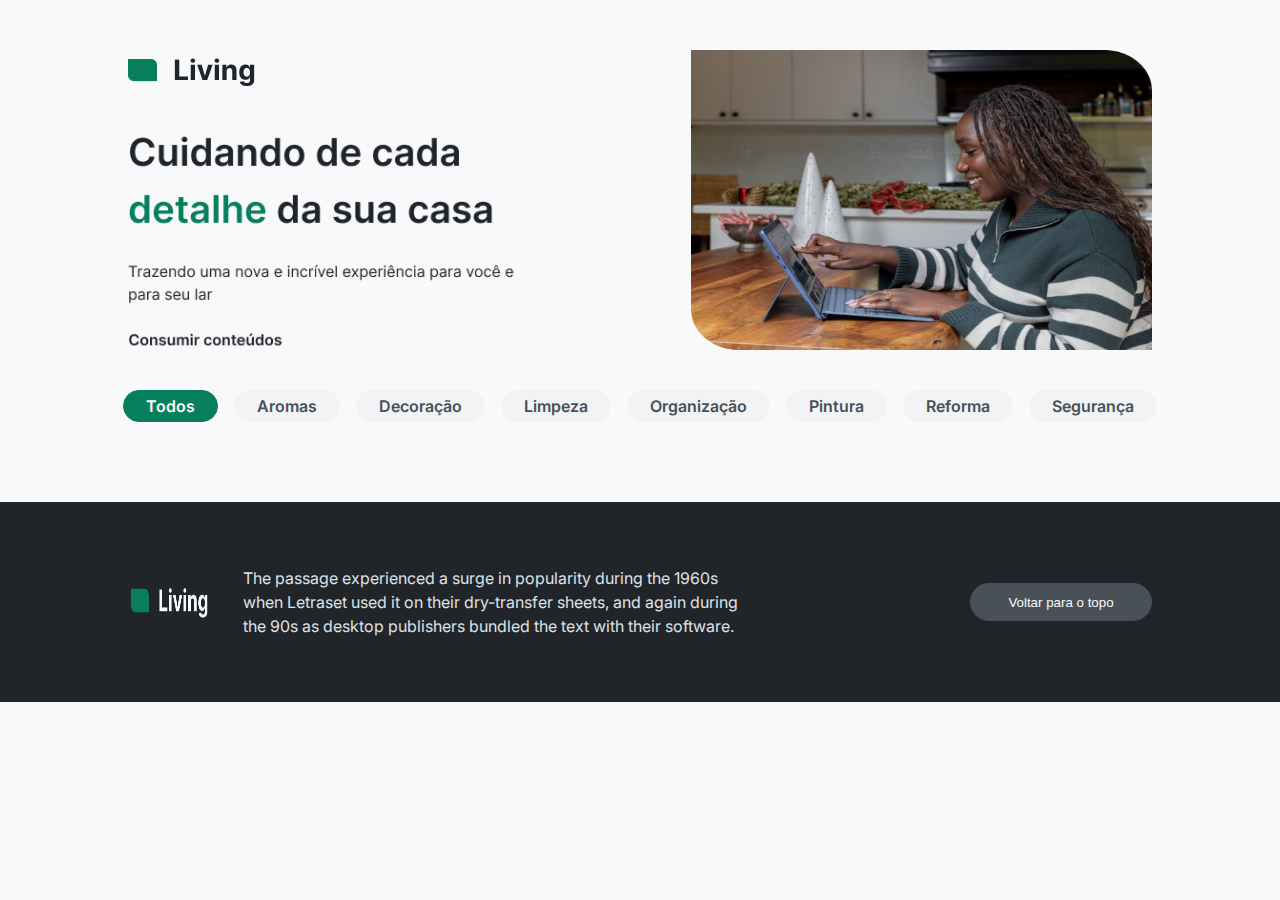
<file: pages/home/index.html>
<!DOCTYPE html>
<html lang="pt-br">
<head>

    <meta charset="UTF-8">
    <meta http-equiv="X-UA-Compatible" content="IE=edge">
    <meta name="viewport" content="width=device-width, initial-scale=1.0">
    <title>Living</title>
    <link rel="stylesheet" href="../../styles/globalStyles.css">
    <link rel="stylesheet" href="../../styles/display.css">
    <link rel="stylesheet" href="../../styles/buttons.css">
    <link rel="stylesheet" href="../../styles/sizing.css">
    <link rel="stylesheet" href="../../styles/texts.css">
    <link rel="stylesheet" href="index.css">
    <link rel="stylesheet" href="../../styles/cards.css">

</head>
<body class="body">
    <main class="main_container flex flex-column justify-center align-center">
        <header class="header flex align-center justify-center">
            <div class="header_container flex align-center justify-between">
                <div class="header_container_left flex flex-column">
                    <div class="left flex"><img src="../assets/img/Group 15.png" alt=""></div>
                <img src="../assets/img/Frame 5.png" alt="">
                </div>

                <div class="header_container_right flex flex-end">
                    <img src="../assets/img/ng.png" alt="">
                </div>
            </div>

        </header>
        <section class="container_nav flex">
            <nav class="nav">
                <div id="filtersContainer" class="flex justify-center align-center gap1">
                    <ul id="ulButtons" class="flex justify-center align-center gap1">
                        <li class="li_filter all">Todos</li>
                        <li class="li_filter text4">Aromas</li>
                        <li class="li_filter text4">Decoração</li>
                        <li class="li_filter text4">Limpeza</li>
                        <li class="li_filter text4">Organização</li>
                        <li class="li_filter text4">Pintura</li>
                        <li class="li_filter text4">Reforma</li>
                        <li class="li_filter text4">Segurança</li>
                    </ul>
                </div>
            </nav>
        </section>
        <section class="section_posts">
            <div class="posts_container flex flex-wrap">
                <ul id="ulPosts" class="ul_posts flex flex-wrap align-center gap1 justify-between">
                </ul>
               
            </div>
        </section>
        <footer class="footer flex justify-center align-center">
            <div class="footer_container flex align-center">
                <div class="message_container flex align-center gap2">
                    <img src="../assets/img/blacklogo.png" alt="">
                    <div class="message_cont text3">
                        <p>The passage experienced a surge in popularity during the 1960s when Letraset used it on their dry-transfer sheets, and again during the 90s as desktop publishers bundled the text with their software.</p>
                    </div>
                </div>
                <div class="button_container">
                    <button class="back_top">Voltar para o topo</button>
                </div>
            </div>
        </footer>
    </main>

    <script type="module" src="../../scripts/cards.js"></script>
    <script type="module" src="index.js"></script>
    <script type="module" src="../../scripts/request.js"></script>
    <script type="module" src="../../scripts/cards.js"></script>
    <script type="module" src="../../scripts/filters.js"></script>
    <script type="module" src="../../scripts/arrayPosts.js"></script>
</body>
</html>
</file>
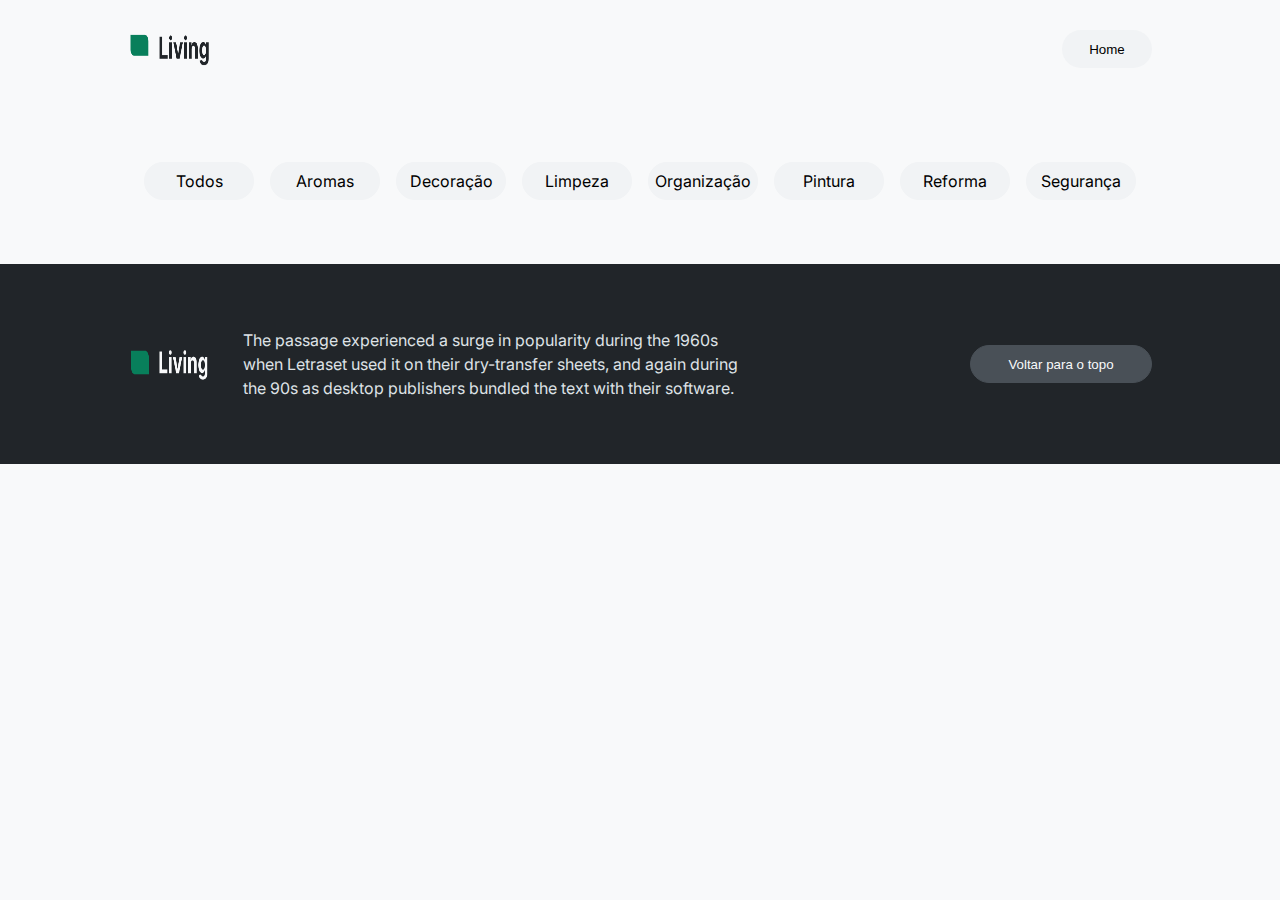
<file: pages/post/index.html>
<!DOCTYPE html>
<html lang="pt-br">
<head>
    <meta charset="UTF-8">
    <meta http-equiv="X-UA-Compatible" content="IE=edge">
    <meta name="viewport" content="width=device-width, initial-scale=1.0">
    <title>Living</title>
    <link rel="stylesheet" href="index.css">
    <link rel="stylesheet" href="../../styles/buttons.css">
    <link rel="stylesheet" href="../../styles/cards.css">
    <link rel="stylesheet" href="../../styles/display.css">
    <link rel="stylesheet" href="../../styles/globalStyles.css">
    <link rel="stylesheet" href="../../styles/sizing.css">
    <link rel="stylesheet" href="../../styles/texts.css">
</head>
<body class="body">
    <main>
        <header class="header_posts flex align-center justify-center">
            <div class="header_post_container flex justify-between align-center">
                <img src="../assets/img/logo.png" alt="">
                <button id="home">Home</button>
            </div>
        </header>
        <section class="post flex flex-column align-center justify-center">
        </section>
        <section><ul id="ulButtonsPost" class="ul_buttons_post flex justify-center align-center gap1">
            <li class="filter_buttons">Todos</li>
            <li class="filter_buttons">Aromas</li>
            <li class="filter_buttons">Decoração</li>
            <li class="filter_buttons">Limpeza</li>
            <li class="filter_buttons">Organização</li>
            <li class="filter_buttons">Pintura</li>
            <li class="filter_buttons">Reforma</li>
            <li class="filter_buttons">Segurança</li>
        </ul></section>
        <footer class="footer flex justify-center align-center">
            <div class="footer_container flex align-center">
                <div class="message_container flex align-center gap2">
                    <img src="../assets/img/blacklogo.png" alt="">
                    <div class="message_cont text3">
                        <p>The passage experienced a surge in popularity during the 1960s when Letraset used it on their dry-transfer sheets, and again during the 90s as desktop publishers bundled the text with their software.</p>
                    </div>
                </div>
                <div class="button_container">
                    <button class="back_top">Voltar para o topo</button>
                </div>
            </div>
        </footer>
    </main>
    <script type="module" src="index.js"></script>
</body>
</html>
</file>
<file: styles/globalStyles.css>
@import url(https://fonts.googleapis.com/css2?family=Inter:wght@100;200;300;400;500;600;700;800;900&display=swap);

* {
  box-sizing: border-box;
  margin: 0;
  padding: 0;
}
body {
  font-family: 'Inter', sans-serif;

}
ul {
  list-style: none;
}
button {
  cursor: pointer;
}
:root {
  --color-grey-100: #212529;
  --color-grey-200: #495057;
  --color-grey-300: #808387;
  --color-grey-400: #dee2e6;
  --color-grey-500: #e9ecef;
  --color-grey-600: #f1f3f5;
  --color-grey-700: #f8f9fa;
  --color-brand-100: #087f5b;
  --color-brand-200: #099268;
  --font-size-1: 2.5rem;
  --font-size-2: 1.75rem;
  --font-size-3: 1.25rem;
  --font-size-4: 1rem;
}
</file>
<file: styles/display.css>
.flex {
    display: flex;
}
.flex-column{
    flex-direction: column;
}
.flex-wrap {
    flex-wrap: wrap;
}
.flex-end {
    justify-content: flex-end;
}
.justify-center {
    justify-content: center;
}
.justify-between {
    justify-content: space-between;
}
.align-center {
    align-items: center;
}
.align-start {
    align-items: flex-start;
}
</file>
<file: styles/buttons.css>
.header_post_container > button {
    width: 90px;
    height: 38px;
    padding: 0px 22px;
    border-radius: 32px;
    background-color: var(--color-grey-600);
    border: none;
}

.filter_buttons {
    background-color: var(--color-grey-600);
    width: 110px;
    height: 38px;
    border-radius: 32px;
    gap: 10px;
    border: 1px solid var(--color-grey-600);
    cursor: pointer;
    display: flex;
    align-items: center;
    justify-content: center;
}

.back_top {
    background-color: var(--color-grey-200);
    color: var(--color-grey-700);
    width: 182px;
    height: 38px;
    border: 1px solid var(--color-grey-200);
    border-radius: 32px;
    padding: 0px 22px 0px 22px; 
}
</file>
<file: styles/sizing.css>
.gap1 {
    gap: 1rem;
}
.gap2 {
    gap: 2rem;
}
</file>
<file: styles/texts.css>
.text1 {
    font-weight: 600;
    font-size: 40px;
    line-height: 60px;
    color: var(--color-grey-100);
}
.text2 {
    font-weight: 400;
    font-size: 16px;
    line-height: 24px;
    color: var(--color-grey-200);
}
.text3 {
    font-weight: 400;
    font-size: 16px;
    line-height: 24px;
    color: var(--color-grey-400);
}
.text4 {
    font-weight: 600;
    font-size: 16px;
    line-height: 24px;
    color: var(--color-grey-200);
}
.text5 {
    font-weight: 600;
    font-size: 20px;
    line-height: 150%;
    color: var(--color-grey-100);
}
</file>
<file: pages/home/index.css>
.body {
    background-color: var(--color-grey-700);
}
.header{
    width: 100vw;
}
.header_container {
    display: flex;
    align-items: center;
    justify-content: center;
    width: 80%;
    height: 300px;
    margin-top: 50px;
}
.header_container_left {
    display: flex;
    width: 50%;
    justify-content: center;
    height: 100%;
    gap: 2rem;
}
.header_container_left > img {
    width: 80%;
    height: 100%;
}
.left {
    width: 100%;
    height: 100%;
}
.header_container_right {
    width: 50%;
    height: 100%;
}
.header_container_right > img{
    width: 90%;
    height: 100%;
}
.main_container {
    gap: 2.5rem;
    width: 100%;
}
.li_filter {
    cursor: pointer;
    background-color: var(--color-grey-600);
    border: 1px solid var(--color-grey-600);
    border-radius: 32px;
    padding: 3px 22px;
}
.all {
    background-color: var(--color-brand-100);
    border: 1px solid var(--color-brand-100);
    font-weight: 600;
    font-size: 16px;
    line-height: 24px;
    color: var(--color-grey-800);
}
.section_posts {
    width: 80%;
}
.posts_container {
    width: 100%;
    display: flex;
    flex-wrap: wrap;
}
.card_container {
    width: 30rem;
    height: 22.5rem;
    margin-top: 1rem;
}
.card_img {
    width: 30rem;
    height: 10.75rem;
}
.card_text_container {
    margin-top: 1rem;
    gap: 1rem;
}
.footer {
    width: 100vw;
    height: 200px;
    background-color: var(--color-grey-100);
}
.footer_container {
    width: 80%;
}
.message_container {
    max-height: 200px;
    background-color: var(--color-grey-100);
}
.message_container > img{
    width: 83px;
    height: 37px;
}
.message_cont{
    width: 60%;
    height: 50%;
}
.container_nav {
    display: flex;
    align-items: center;
    justify-content: center;
    width: 100%;
}
.btn_access {
    color: var(--color-brand-100);
    border: none;
    background-color: var(--color-grey-700);
    font-weight: 600;
    font-size: 16px;
    line-height: 24px;
}
.all {
    background-color: var(--color-brand-100);
    border: 1px solid var(--color-brand-100);
    font-weight: 600;
    font-size: 16px;
    line-height: 24px;
    color: var(--color-grey-700);
}
.card_title {
    width: 100%;
}
#ulButtons {
    overflow-x: scroll;
}
</file>
<file: styles/cards.css>
/* .card {
    opacity: 0;
    transform: translateX(100px);
    transition: 150ms;
} */

.card.show {
    transform: translateX(0);
    opacity: 1;
}
</file>
<file: pages/post/index.css>
.body{
    background-color: var(--color-grey-700);
}

.header_posts {
    width: 100vw;
    height: 98px;
    background-color: var(--color-grey-700);
}

.header_post_container {
    width: 80%;
    height: 100%;
    background-color: var(--color-grey-700);
}
.header_post_container > img {
    width: 83px;
    height: 37px;
}
.post {
    width: 100vw;
    background-color: var(--color-grey-700)
}
.post_title_container{
    background-color: var(--color-grey-600);
    height: 16rem;
    width: 100%;
}
.post_title_container_texts {
    width: 80%;
}
.post_body {
    margin-top: 1rem;
    width: 80%;
    background-color: var(--color-grey-700);
}
.post_body > img {
    width: 100%;
    height: 402px;
}
.post_content {
    margin-top: 4rem;
    background-color: var(--color-grey-700);
}
.ul_buttons_post {
    margin: 4rem 0rem;
    background-color: var(--color-grey-700);
}

.footer {
    width: 100vw;
    height: 200px;
    background-color: var(--color-grey-100);
}
.footer_container {
    width: 80%;
}
.message_container {
    max-height: 200px;
    background-color: var(--color-grey-100);
}
.message_container > img{
    width: 83px;
    height: 37px;
}
.message_cont{
    width: 60%;
    height: 50%;
}
</file>
